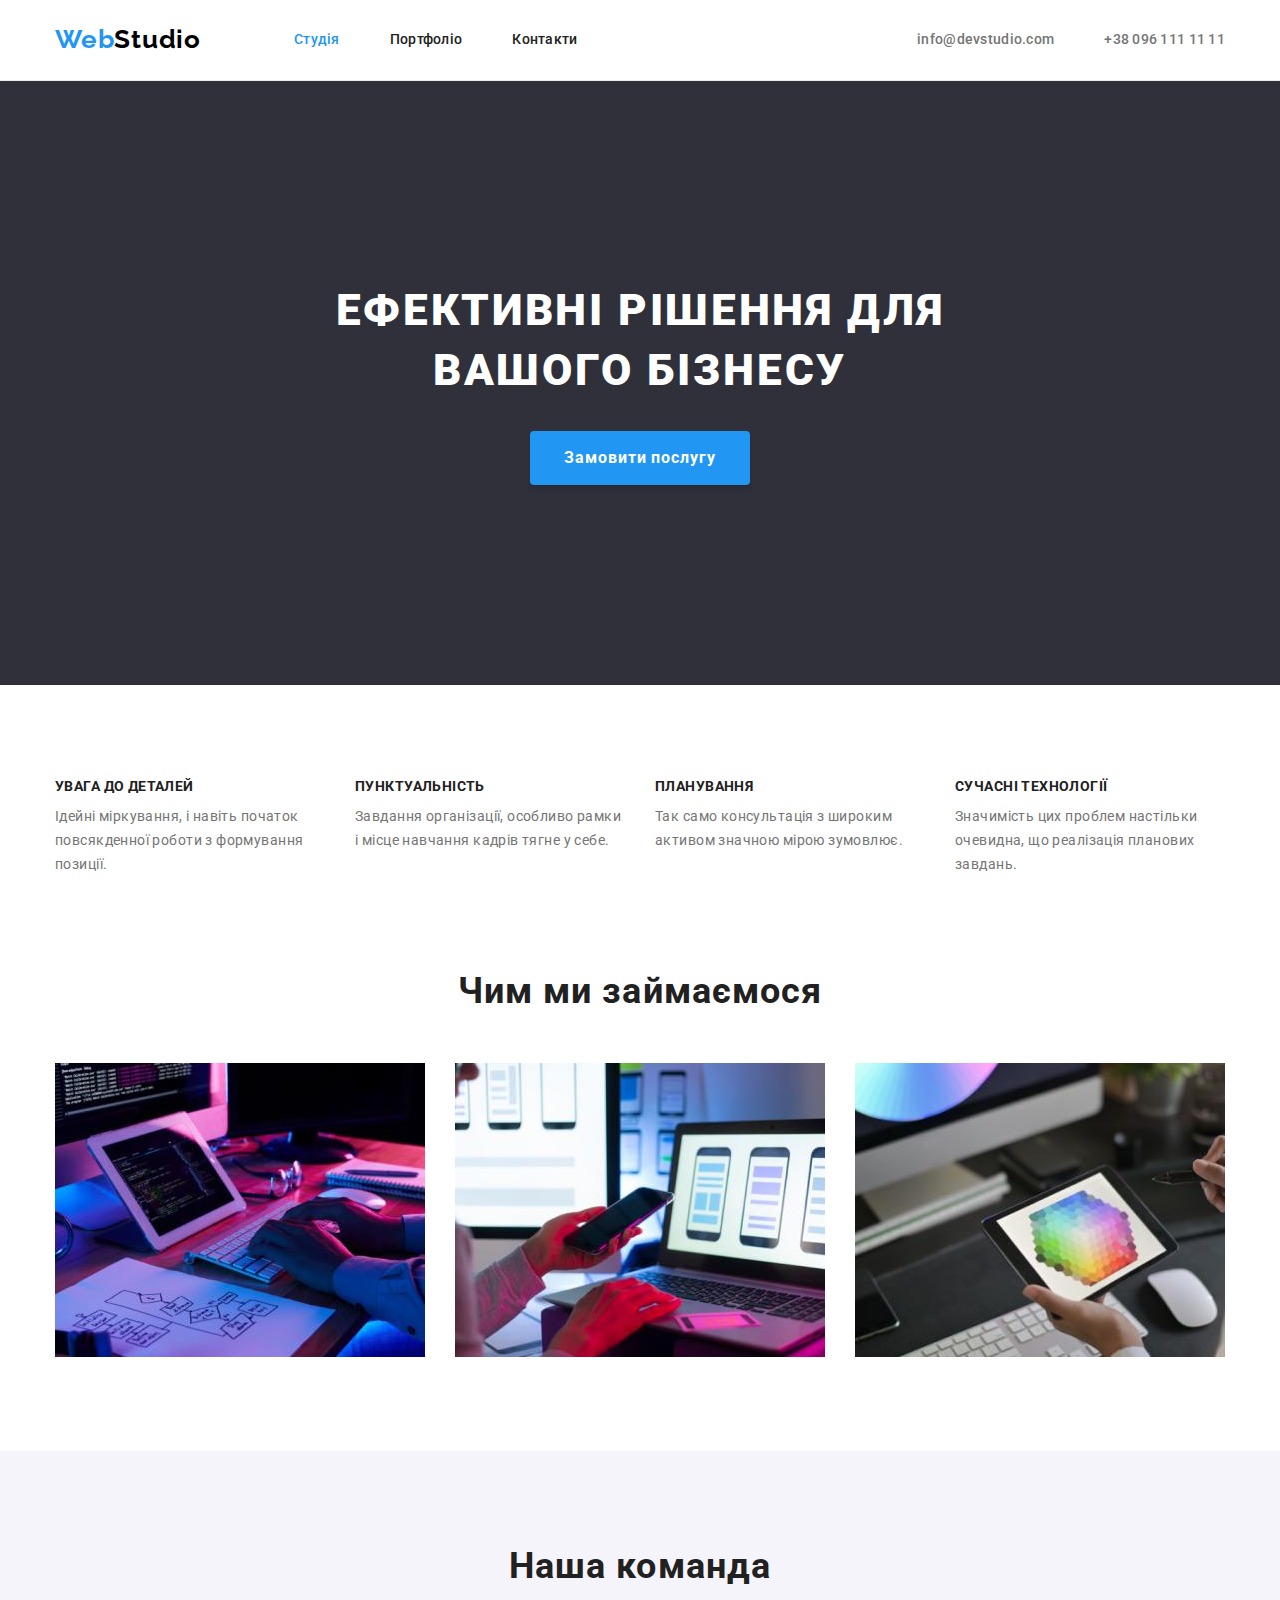
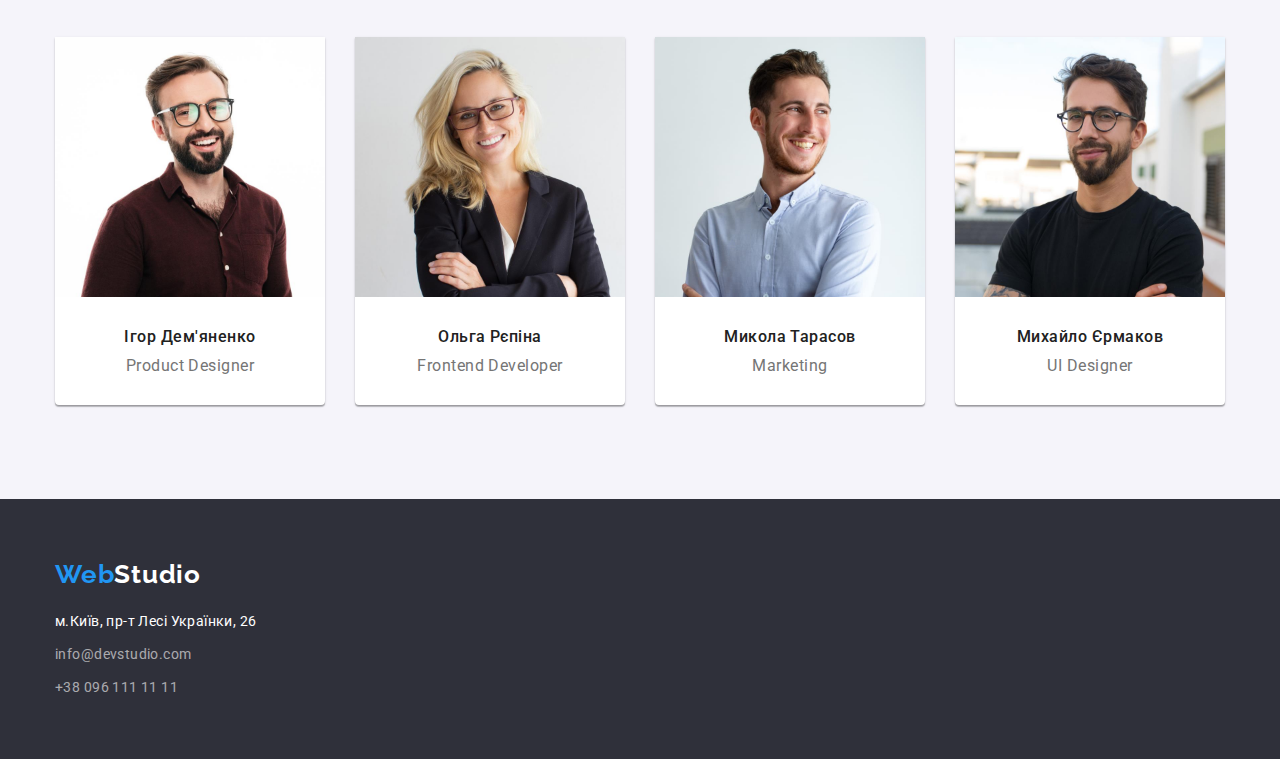
<file: index.html>
<!DOCTYPE html>
<html lang="uk">
  <head>
    <meta charset="UTF-8" />
    <meta http-equiv="X-UA-Compatible" content="IE=edge" />
    <meta name="viewport" content="width=device-width, initial-scale=1.0" />
    <link
      href="https://fonts.googleapis.com/css2?family=Raleway:ital,wght@0,700;1,700&family=Roboto:ital,wght@0,400;0,500;0,700;0,900;1,400;1,500;1,700;1,900&display=swap"
      rel="stylesheet"
    />
    <link rel="stylesheet" href="./css/modern-normalize.css" />
    <link rel="stylesheet" href="./css/styles.css" />
    <title>Web Studio</title>
  </head>
  <body>
    <header class="header">
      <div class="container-header">
        <a href="index.html" class="logo"
          ><span class="web">Web</span><span class="studio">Studio</span></a
        >

        <nav class="navi">
          <ul class="list-nav">
            <li class="links">
              <a href="index.html" class="link-current">Студія</a>
            </li>
            <li class="links">
              <a href="portfolio.html" class="links">Портфоліо</a>
            </li>
            <li class="links"><a href="#" class="links">Контакти</a></li>
          </ul>
        </nav>

        <ul class="contacts-nav">
          <li class="contacts">
            <a href="mailto:info@devstudio.com" class="contacts"
              >info@devstudio.com</a
            >
          </li>
          <li class="contacts">
            <a href="tel:+380961111111" class="contacts">+38 096 111 11 11</a>
          </li>
        </ul>
      </div>
    </header>

    <main>
      <section class="section hero">
        <!-- Hero -->
        <div class="container">
          <h1 class="slogan">ЕФЕКТИВНІ РІШЕННЯ ДЛЯ ВАШОГО БІЗНЕСУ</h1>

          <button type="button" class="slogan-button">Замовити послугу</button>
        </div>
      </section>

      <section class="section-qualities">
        <div class="container">
          <!-- Особливості -->
          <h2 class="visually-hidden">Особливості</h2>
          <ul class="qualities">
            <li class="reasons-item">
              <h3 class="set">УВАГА ДО ДЕТАЛЕЙ</h3>
              <p class="details">
                Ідейні міркування, і навіть початок повсякденної роботи з
                формування позиції.
              </p>
            </li>
            <li class="reasons-item">
              <h3 class="set">ПУНКТУАЛЬНІСТЬ</h3>
              <p class="details">
                Завдання організації, особливо рамки і місце навчання кадрів
                тягне у себе.
              </p>
            </li>
            <li class="reasons-item">
              <h3 class="set">ПЛАНУВАННЯ</h3>
              <p class="details">
                Так само консультація з широким активом значною мірою зумовлює.
              </p>
            </li>
            <li class="reasons-item">
              <h3 class="set">СУЧАСНІ ТЕХНОЛОГІЇ</h3>
              <p class="details">
                Значимість цих проблем настільки очевидна, що реалізація
                планових завдань.
              </p>
            </li>
          </ul>
        </div>
      </section>
      <section class="section-job">
        <div class="container job">
          <!-- Чим ми займаємося -->
          <h2 class="directions">Чим ми займаємося</h2>
          <ul class="job-img">
            <li class="job-1">
              <img
                class="image"
                src="./Images/box1.jpg"
                alt="Програмування"
                width="370"
              />
            </li>
            <li class="job-2">
              <img
                class="image"
                src="./Images/box2.jpg"
                alt="Просування"
                width="370"
              />
            </li>
            <li class="job-3">
              <img
                class="image"
                src="./Images/box3.jpg"
                alt="Дизайн"
                width="370"
              />
            </li>
          </ul>
        </div>
      </section>
      <section class="section-team">
        <div class="container team">
          <!-- Наша команда -->
          <h2 class="directions-team">Наша команда</h2>

          <ul class="our-team">
            <li class="igor">
              <img
                class="image"
                src="./Images/img1.jpg"
                alt="Ігор"
                width="270"
              />
              <div class="team-desk">
                <h3 class="name">Ігор Дем'яненко</h3>
                <p class="job-title">Product Designer</p>
              </div>
            </li>
            <li class="olga">
              <img
                class="image"
                src="./Images/img2.jpg"
                alt="Ольга"
                width="270"
              />
              <div class="team-desk">
                <h3 class="name">Ольга Рєпіна</h3>
                <p class="job-title">Frontend Developer</p>
              </div>
            </li>

            <li class="mykola">
              <img
                class="image"
                src="./Images/img3.jpg"
                alt="Микола"
                width="270"
              />
              <div class="team-desk">
                <h3 class="name">Микола Тарасов</h3>
                <p class="job-title">Marketing</p>
              </div>
            </li>
            <li class="myhailo">
              <img
                class="image"
                src="./Images/img4.jpg"
                alt="Михайло"
                width="270"
              />
              <div class="team-desk">
                <h3 class="name">Михайло Єрмаков</h3>
                <p class="job-title">UI Designer</p>
              </div>
            </li>
          </ul>
        </div>
      </section>
    </main>
    <footer class="footer">
      <div class="container">
        <a href="index.html" class="footer-logo"
          ><span class="web">Web</span
          ><span class="studio-bottom">Studio</span></a
        >

        <address class="ad-footer">
          <ul class="nav-footer">
            <li class="address">
              <a
                href="https://goo.gl/maps/awNCZumQ9NyzGQ6t8"
                target="_blank"
                rel="noopener noreferrer"
                class="address-map"
                >м.Київ, пр-т Лесі Українки, 26</a
              >
            </li>
            <li class="email">
              <a href="mailto:info@devstudio.com" class="email"
                >info@devstudio.com</a
              >
            </li>
            <li class="tel">
              <a href="tel:+380961111111" class="tel">+38 096 111 11 11</a>
            </li>
          </ul>
        </address>
      </div>
    </footer>
  </body>
</html>
</file>
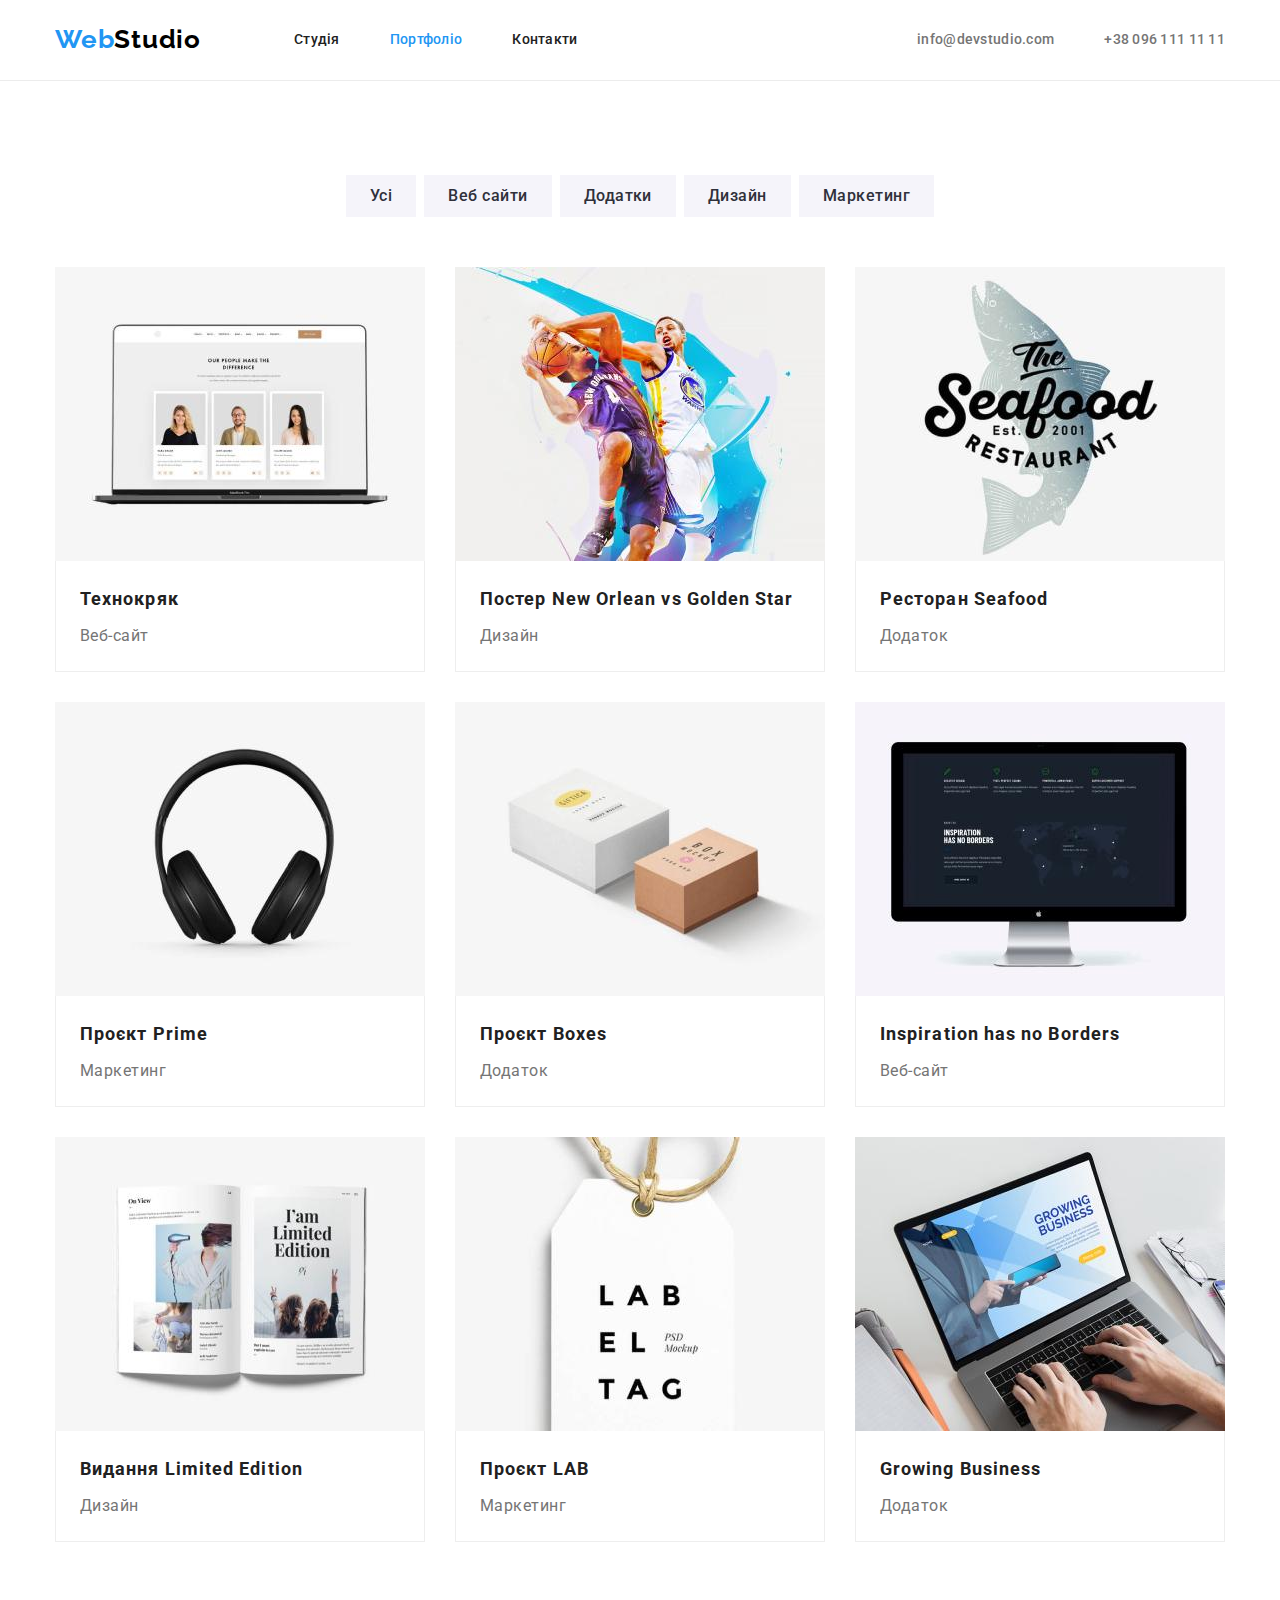
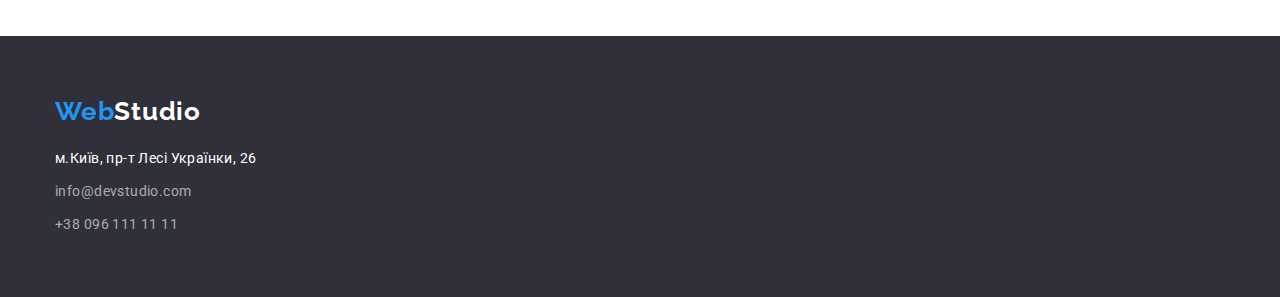
<file: portfolio.html>
<!DOCTYPE html>
<html lang="uk">
  <head>
    <meta charset="UTF-8" />
    <meta http-equiv="X-UA-Compatible" content="IE=edge" />
    <meta name="viewport" content="width=device-width, initial-scale=1.0" />
    <link
      href="https://fonts.googleapis.com/css2?family=Raleway:ital,wght@0,700;1,700&family=Roboto:ital,wght@0,400;0,500;0,700;0,900;1,400;1,500;1,700;1,900&display=swap"
      rel="stylesheet"
    />
    <link rel="stylesheet" href="./css/modern-normalize.css" />
    <link rel="stylesheet" href="./css/styles.css" />
    <title>Web Studio</title>
  </head>
  <body>
    <header class="header">
      <div class="container-header">
        <a href="index.html" class="logo"
          ><span class="web">Web</span><span class="studio">Studio</span></a
        >

        <nav class="navi">
          <ul class="list-nav">
            <li class="links"><a href="index.html" class="links">Студія</a></li>
            <li class="links">
              <a href="portfolio.html" class="link-current">Портфоліо</a>
            </li>
            <li class="links"><a href="#" class="links">Контакти</a></li>
          </ul>
        </nav>

        <ul class="contacts-nav">
          <li class="contacts">
            <a href="mailto:info@devstudio.com" class="contacts"
              >info@devstudio.com</a
            >
          </li>
          <li class="contacts">
            <a href="tel:+380961111111" class="contacts">+38 096 111 11 11</a>
          </li>
        </ul>
      </div>
    </header>
    <main>
      <!-- Фільтри з кнопками -->
      <section class="section-portfolio">
        <div class="container-portfolio">
          <h1 class="visually-hidden">Портфоліо</h1>
          <ul class="nav-buttons">
            <li>
              <button type="button" class="nav-button">Усі</button>
            </li>
            <li>
              <button type="button" class="nav-button">Веб сайти</button>
            </li>
            <li>
              <button type="button" class="nav-button">Додатки</button>
            </li>
            <li>
              <button type="button" class="nav-button">Дизайн</button>
            </li>
            <li>
              <button type="button" class="nav-button">Маркетинг</button>
            </li>
          </ul>

          <!-- Проекти -->

          <ul class="nav-projects">
            <li>
              <img
                class="image"
                src="./Images/project1.jpg"
                alt="Технокряк"
                width="370"
              />
              <div class="gallery-desk">
                <h3 class="project">Технокряк</h3>
                <p class="project-title">Веб-сайт</p>
              </div>
            </li>
            <li>
              <img
                class="image"
                src="./Images/project2.jpg"
                alt="Постер New Orlean vs Golden Star"
                width="370"
              />
              <div class="gallery-desk">
                <h3 class="project">Постер New Orlean vs Golden Star</h3>
                <p class="project-title">Дизайн</p>
              </div>
            </li>
            <li>
              <img
                class="image"
                src="./Images/project3.jpg"
                alt="Ресторан Seafood"
                width="370"
              />
              <div class="gallery-desk">
                <h3 class="project">Ресторан Seafood</h3>
                <p class="project-title">Додаток</p>
              </div>
            </li>
            <li>
              <img
                class="image"
                src="./Images/project4.jpg"
                alt="Проєкт Prime"
                width="370"
              />
              <div class="gallery-desk">
                <h3 class="project">Проєкт Prime</h3>
                <p class="project-title">Маркетинг</p>
              </div>
            </li>
            <li>
              <img
                class="image"
                src="./Images/project5.jpg"
                alt="Проєкт Boxes"
                width="370"
              />
              <div class="gallery-desk">
                <h3 class="project">Проєкт Boxes</h3>
                <p class="project-title">Додаток</p>
              </div>
            </li>
            <li>
              <img
                class="image"
                src="./Images/project6.jpg"
                alt="Inspiration has no Borders"
                width="370"
              />
              <div class="gallery-desk">
                <h3 class="project">Inspiration has no Borders</h3>
                <p class="project-title">Веб-сайт</p>
              </div>
            </li>
            <li>
              <img
                class="image"
                src="./Images/project7.jpg"
                alt="Видання Limited Edition"
                width="370"
              />
              <div class="gallery-desk">
                <h3 class="project">Видання Limited Edition</h3>
                <p class="project-title">Дизайн</p>
              </div>
            </li>
            <li>
              <img
                class="image"
                src="./Images/project8.jpg"
                alt="Проєкт LAB"
                width="370"
              />
              <div class="gallery-desk">
                <h3 class="project">Проєкт LAB</h3>
                <p class="project-title">Маркетинг</p>
              </div>
            </li>
            <li>
              <img
                class="image"
                src="./Images/project9.jpg"
                alt="Growing Business"
                width="370"
              />
              <div class="gallery-desk">
                <h3 class="project">Growing Business</h3>
                <p class="project-title">Додаток</p>
              </div>
            </li>
          </ul>
        </div>
      </section>
    </main>
    <footer class="footer">
      <div class="container">
        <a href="index.html" class="footer-logo"
          ><span class="web">Web</span
          ><span class="studio-bottom">Studio</span></a
        >

        <address class="ad-footer">
          <ul class="nav-footer">
            <li class="address">
              <a
                href="https://goo.gl/maps/awNCZumQ9NyzGQ6t8"
                target="_blank"
                rel="noopener noreferrer"
                class="address-map"
                >м.Київ, пр-т Лесі Українки, 26</a
              >
            </li>
            <li class="email">
              <a href="mailto:info@devstudio.com" class="email"
                >info@devstudio.com</a
              >
            </li>
            <li class="tel">
              <a href="tel:+380961111111" class="tel">+38 096 111 11 11</a>
            </li>
          </ul>
        </address>
      </div>
    </footer>
  </body>
</html>
</file>
<file: css/styles.css>
:root {
  --primary-black-color: #000000;
  --hero-black-color: #2f303a;
  --primary-text-color: #212121;
  --title-text-color: #212121;
  --accent-color: #2196f3;
  --primary-white-color: #ffffff;
  --our-team-white: #f5f4fa;
  --primary-grey-color: #757575;
  --solid-white-color: #eeeeee;
  --border-white-color: #ececec;
}
body {
  font-family: Roboto, sans-serif, Raleway;
  background-color: var(--primary-white-color);
  color: var(--primary-text-color);
  letter-spacing: 0.3em;
  font-size: 14px;
}

h1,
h2,
h3,
h4,
h5,
h6,
p {
  margin: 0;
}
ul {
  margin: 0;
  padding: 0;
}
img {
  max-width: 100%;
  display: block;
}
.header {
  background: var(--primary-white-color);
  /* width: 1600px; */
  margin-right: auto;
  margin-left: auto;
  border-bottom: 1px solid var(--border-white-color);
}

.section-job {
  padding-bottom: 94px;
  padding-top: 94px;

  margin-right: auto;
  margin-left: auto;
}

.hero {
  background: var(--hero-black-color);
  text-align: center;
  max-width: 1600px;
  padding-bottom: 200px;
  padding-top: 200px;
  margin-right: auto;
  margin-left: auto;
}
.section-qualities {
  margin-right: auto;
  margin-left: auto;
  padding-top: 94px;
}
.section-team {
  background: var(--our-team-white);
  padding-bottom: 94px;
  padding-top: 94px;
  margin-right: auto;
  margin-left: auto;
}

.container,
.container-header {
  max-width: 1200px;
  margin-left: auto;
  margin-right: auto;
  padding-left: 15px;
  padding-right: 15px;
}
.container-header {
  display: flex;
}

.links:hover,
.links:focus {
  color: var(--accent-color);
}
.contacts:hover,
.contacts:focus {
  color: var(--accent-color);
}

.links {
  color: var(--primary-text-color);
}
.contacts {
  color: var(--primary-grey-color);
}
.link-current {
  color: var(--accent-color);
}

.navi {
  /* margin-right: auto; */
  margin-left: 93px;
}

.list-nav,
.contacts-nav {
  list-style: none;
  /* padding: 0px;
  margin-top: 0px; */
  /* margin-bottom: 0px; */
  margin-left: auto;

  gap: 50px;
  display: flex;
}

.links,
.contacts,
.link-current {
  font-weight: 500;
  font-size: 14px;
  line-height: 1.14;
  letter-spacing: 0.02em;
  text-decoration: none;
  padding-top: 32px;
  padding-bottom: 32px;
}

.slogan {
  font-weight: 900;
  font-size: 44px;
  line-height: 1.36;
  letter-spacing: 0.06em;
  text-transform: uppercase;

  color: var(--primary-white-color);
  max-width: 696px;
  margin-bottom: 30px;
  margin-left: auto;
  margin-right: auto;
}
.slogan-button:hover,
.slogan-button:focus {
  background: #188ce8;
  box-shadow: 0px 4px 4px rgba(0, 0, 0, 0.15);
  border-radius: 4px;
}

.slogan-button {
  cursor: pointer;
  background-color: var(--accent-color);
  color: var(--primary-white-color);
  box-shadow: 0px 4px 4px rgba(0, 0, 0, 0.15);
  border-radius: 4px;
  border-color: transparent;
  font-family: inherit;

  font-weight: 700;
  font-size: 16px;
  line-height: 1.88;
  text-align: center;
  letter-spacing: 0.06em;
  padding: 10px 32px;

  /* все потрібно */
}
.team-desk {
  padding-top: 30px;
  padding-bottom: 30px;
}

.job {
  display: block;
}

.job-img {
  display: flex;
  flex-wrap: wrap;
  justify-content: space-between;
  gap: 30px;
  padding-left: 0px;
}

.qualities,
.job-img,
.our-team {
  list-style: none;
}
.our-team {
  display: flex;
  flex-wrap: wrap;
  justify-content: space-between;
}
.qualities {
  display: flex;
  flex-wrap: wrap;
  justify-content: space-between;
  gap: 30px;
}
.reasons-item {
  width: 270px;
}
.set {
  font-weight: 700;
  font-size: 14px;
  line-height: 1.14;
  letter-spacing: 0.03em;
  text-transform: uppercase;
  margin-bottom: 10px;
  color: var(--primary-text-color);
}

.details {
  line-height: 1.71;
  letter-spacing: 0.03em;
  color: var(--primary-grey-color);
}

.team {
  display: block;
}

.directions,
.directions-team {
  font-weight: 700;
  font-size: 36px;
  line-height: 1.17;
  text-align: center;
  letter-spacing: 0.03em;
  /* width: 366px; */
  margin-bottom: 50px;

  color: var(--primary-text-color);
}

.olga,
.igor,
.mykola,
.myhailo {
  background: var(--primary-white-color);
  box-shadow: 0px 1px 3px rgba(0, 0, 0, 0.12), 0px 1px 1px rgba(0, 0, 0, 0.14),
    0px 2px 1px rgba(0, 0, 0, 0.2);
  border-radius: 0px 0px 4px 4px;
}

.name {
  font-weight: 500;
  font-size: 16px;
  line-height: 1.19;
  text-align: center;
  letter-spacing: 0.03em;
  margin-bottom: 10px;

  color: var(--primary-text-color);
}
.job-title {
  font-size: 16px;
  line-height: 1.19;
  text-align: center;
  letter-spacing: 0.03em;

  color: var(--primary-grey-color);
}
.footer {
  background: var(--hero-black-color);
  /* max-width: 1600px; */
  padding-top: 60px;
  padding-bottom: 60px;
  margin-right: auto;
  margin-left: auto;
}
.web {
  color: var(--accent-color);
}
.studio {
  color: var(--primary-black-color);
}
.studio-bottom {
  color: var(--primary-white-color);
}

.mail-contacts {
  position: absolute;
  width: 135px;
  height: 16px;
  left: 1078px;

  display: block;
  padding-top: 32px;
  padding-bottom: 32px;
}

.tel:hover,
.tel:focus {
  color: var(--accent-color);
}
.email:hover,
.email:focus {
  color: var(--accent-color);
}

.address-map:hover,
.address-map:focus {
  color: var(--accent-color);
}

.tel,
.email {
  font-style: normal;
  margin-top: 9px;
  line-height: 1.71;
  letter-spacing: 0.03em;
  text-decoration: none;
  color: rgba(255, 255, 255, 0.6);
}
.address {
  font-style: normal;
  line-height: 1.71;
  letter-spacing: 0.03em;
  text-decoration: none;
  /* margin-top: 20px; */
  color: var(--primary-white-color);
}
/* окремі свойства portfolio */
.visually-hidden {
  position: absolute;
  clip: rect(0 0 0 0);
  width: 1px;
  height: 1px;
  margin: -1px;
}
.section-portfolio {
  padding-top: 94px;
  padding-bottom: 94px;
}
.container-portfolio {
  margin-right: auto;
  margin-left: auto;

  max-width: 1200px;
  padding-left: 15px;
  padding-right: 15px;
}

.nav-buttons,
.nav-projects,
.nav-footer {
  list-style: none;
}
.nav-buttons {
  display: flex;
  flex-wrap: wrap;
  gap: 8px;
  justify-content: center;
  margin-bottom: 50px;
  margin-top: 0px;
}
.nav-projects {
  display: flex;
  flex-wrap: wrap;
  gap: 30px;
  margin-left: auto;
  margin-right: auto;
  margin-top: 0px;
}
.nav-projects li {
  background-color: var(--primary-white-color);
  flex-basis: calc((100% - 2 * 30px) / 3);
}

.nav-buttons :hover,
.nav-buttons :focus {
  background: #2196f3;
  box-shadow: 0px 3px 1px rgba(0, 0, 0, 0.1), 0px 1px 2px rgba(0, 0, 0, 0.08),
    0px 2px 2px rgba(0, 0, 0, 0.12);
  border-radius: 4px;
  color: var(--primary-white-color);
}
.nav-button {
  border-color: transparent;
  cursor: pointer;
  font-family: inherit;
  font-style: normal;
  font-weight: 500;
  font-size: 16px;
  line-height: 1.62;
  text-align: center;
  letter-spacing: 0.03em;
  background-color: var(--our-team-white);
  color: var(--hero-black-color);
  padding: 6px 22px;
}
.gallery-desk {
  padding-top: 20px;
  padding-bottom: 20px;
  padding-left: 24px;
  padding-right: 24px;
  border-left: 1px solid var(--solid-white-color);
  border-bottom: 1px solid var(--solid-white-color);
  border-right: 1px solid var(--solid-white-color);
  border-top: none;
}

.project {
  font-weight: 700;
  font-size: 18px;
  line-height: 2;
  letter-spacing: 0.06em;
  color: var(--primary-text-color);
  margin-bottom: 4px;
}

.project-title {
  font-size: 16px;
  line-height: 1.88;
  letter-spacing: 0.03em;
  color: var(--primary-grey-color);
}
.address-map {
  color: var(--primary-white-color);
  text-decoration: none;
}
.nav-footer {
  padding: 0px;
  margin: 0px;
  font-style: normal;
  line-height: 1.71;
  letter-spacing: 0.03em;
  text-decoration: none;

  color: var(--primary-white-color);
}
.logo,
.footer-logo {
  text-decoration: none;
  font-family: "Raleway";
  font-weight: 700;
  font-size: 26px;
  line-height: 1.19;
  letter-spacing: 0.03em;
}
.logo {
  margin-top: 24px;
  margin-bottom: 25px;
}
.ad-footer {
  margin-top: 20px;
}
</file>
